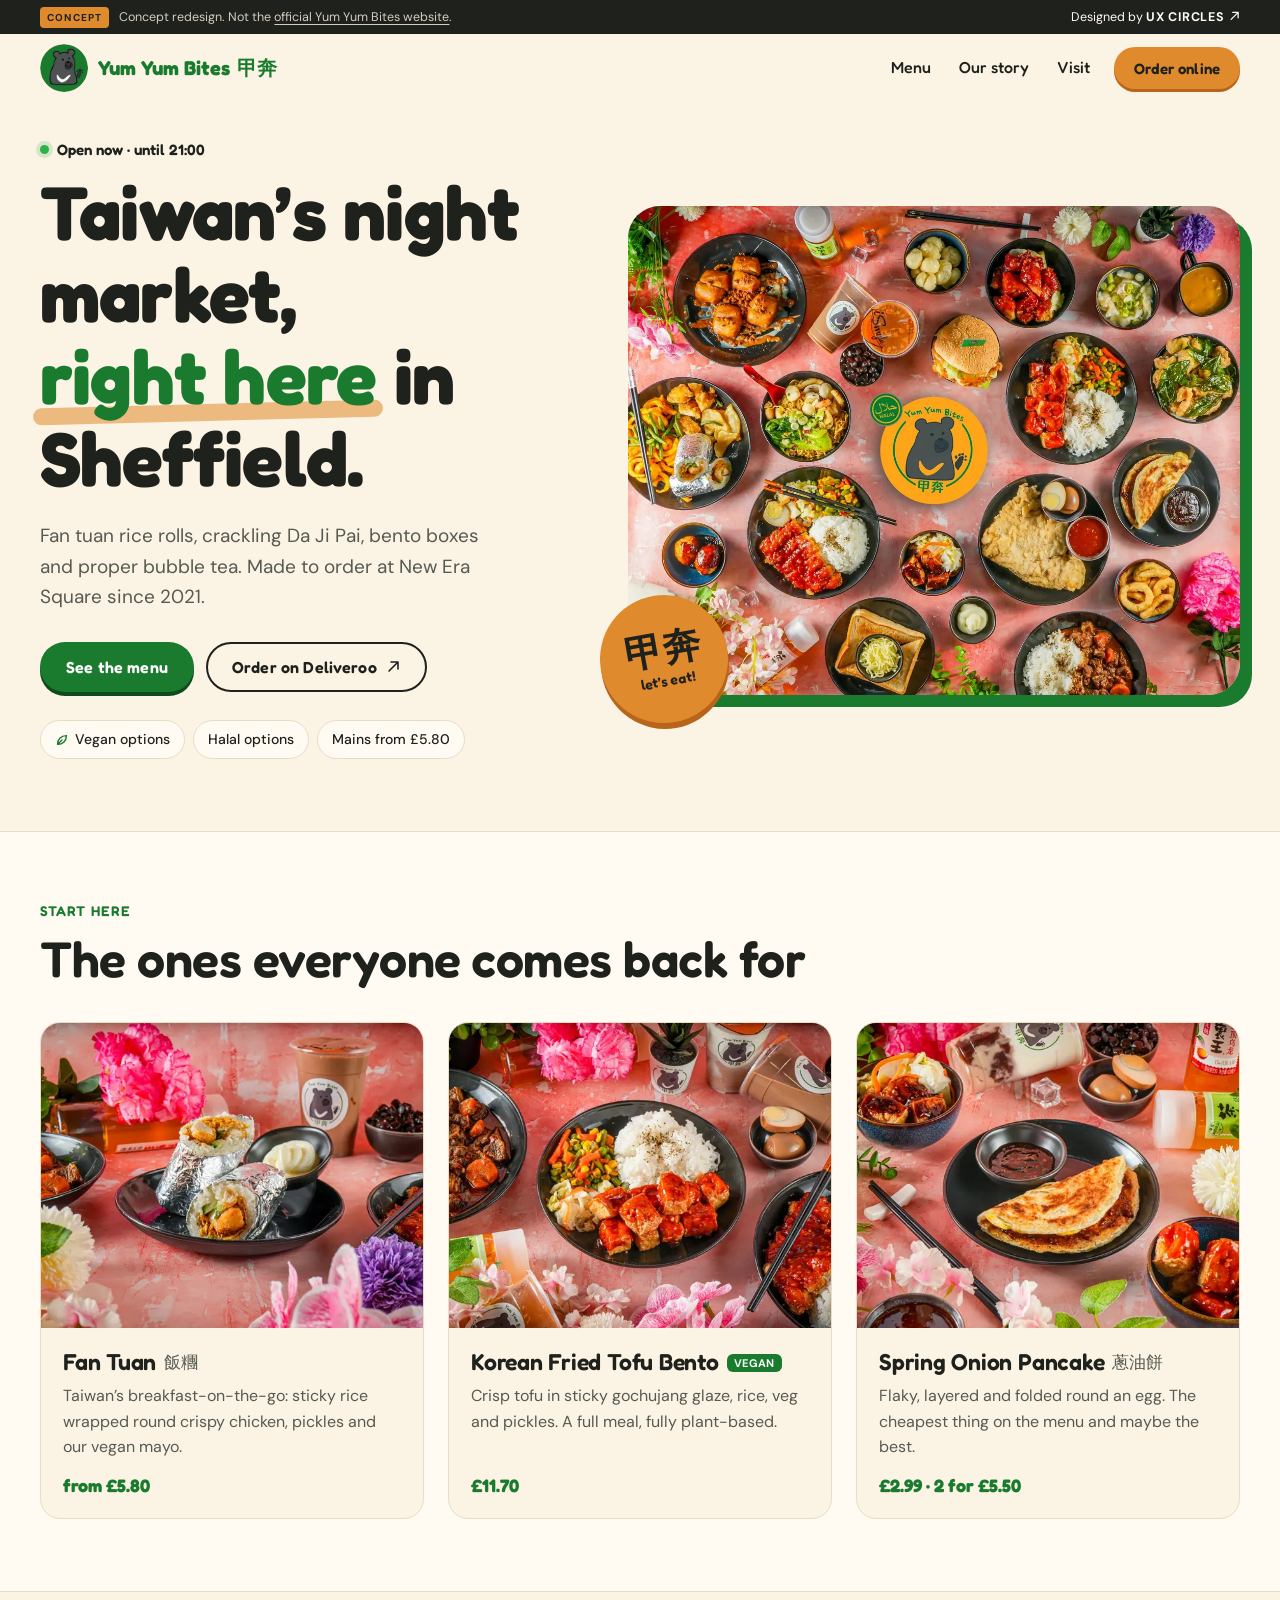
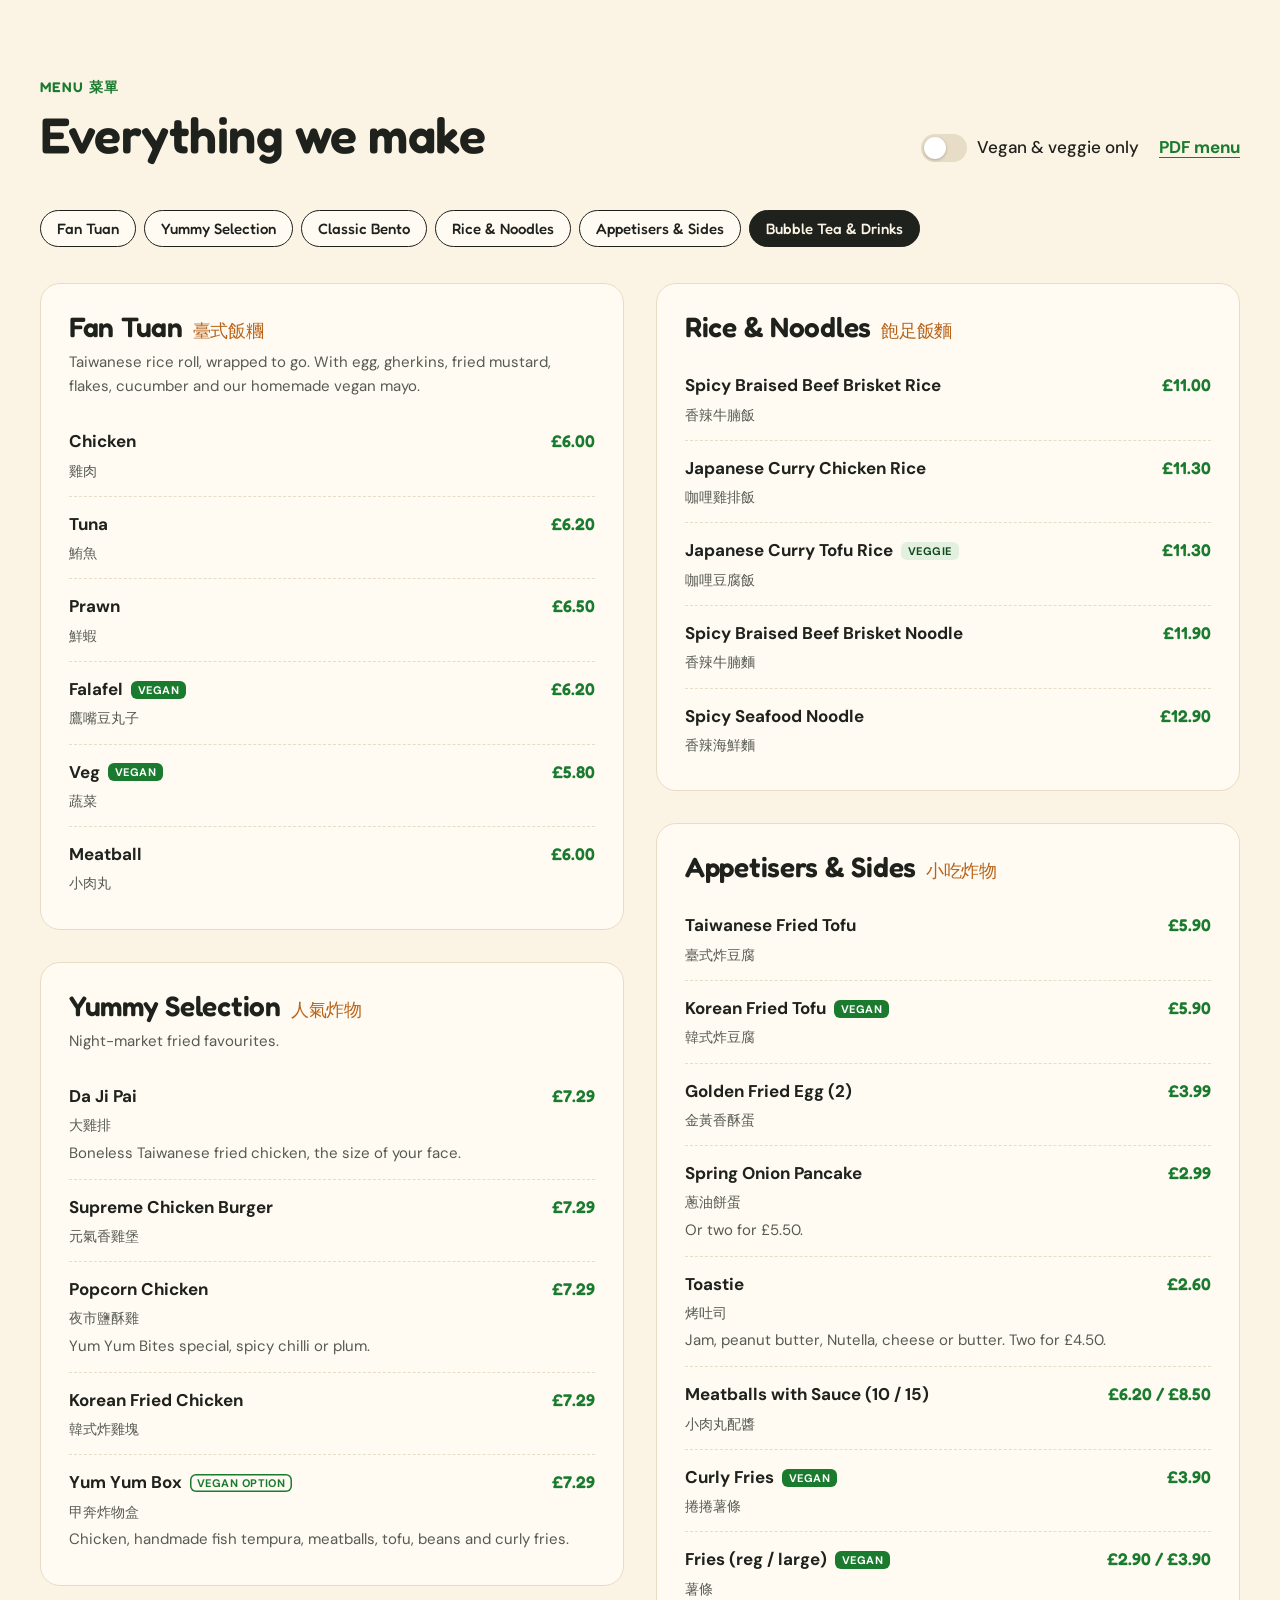
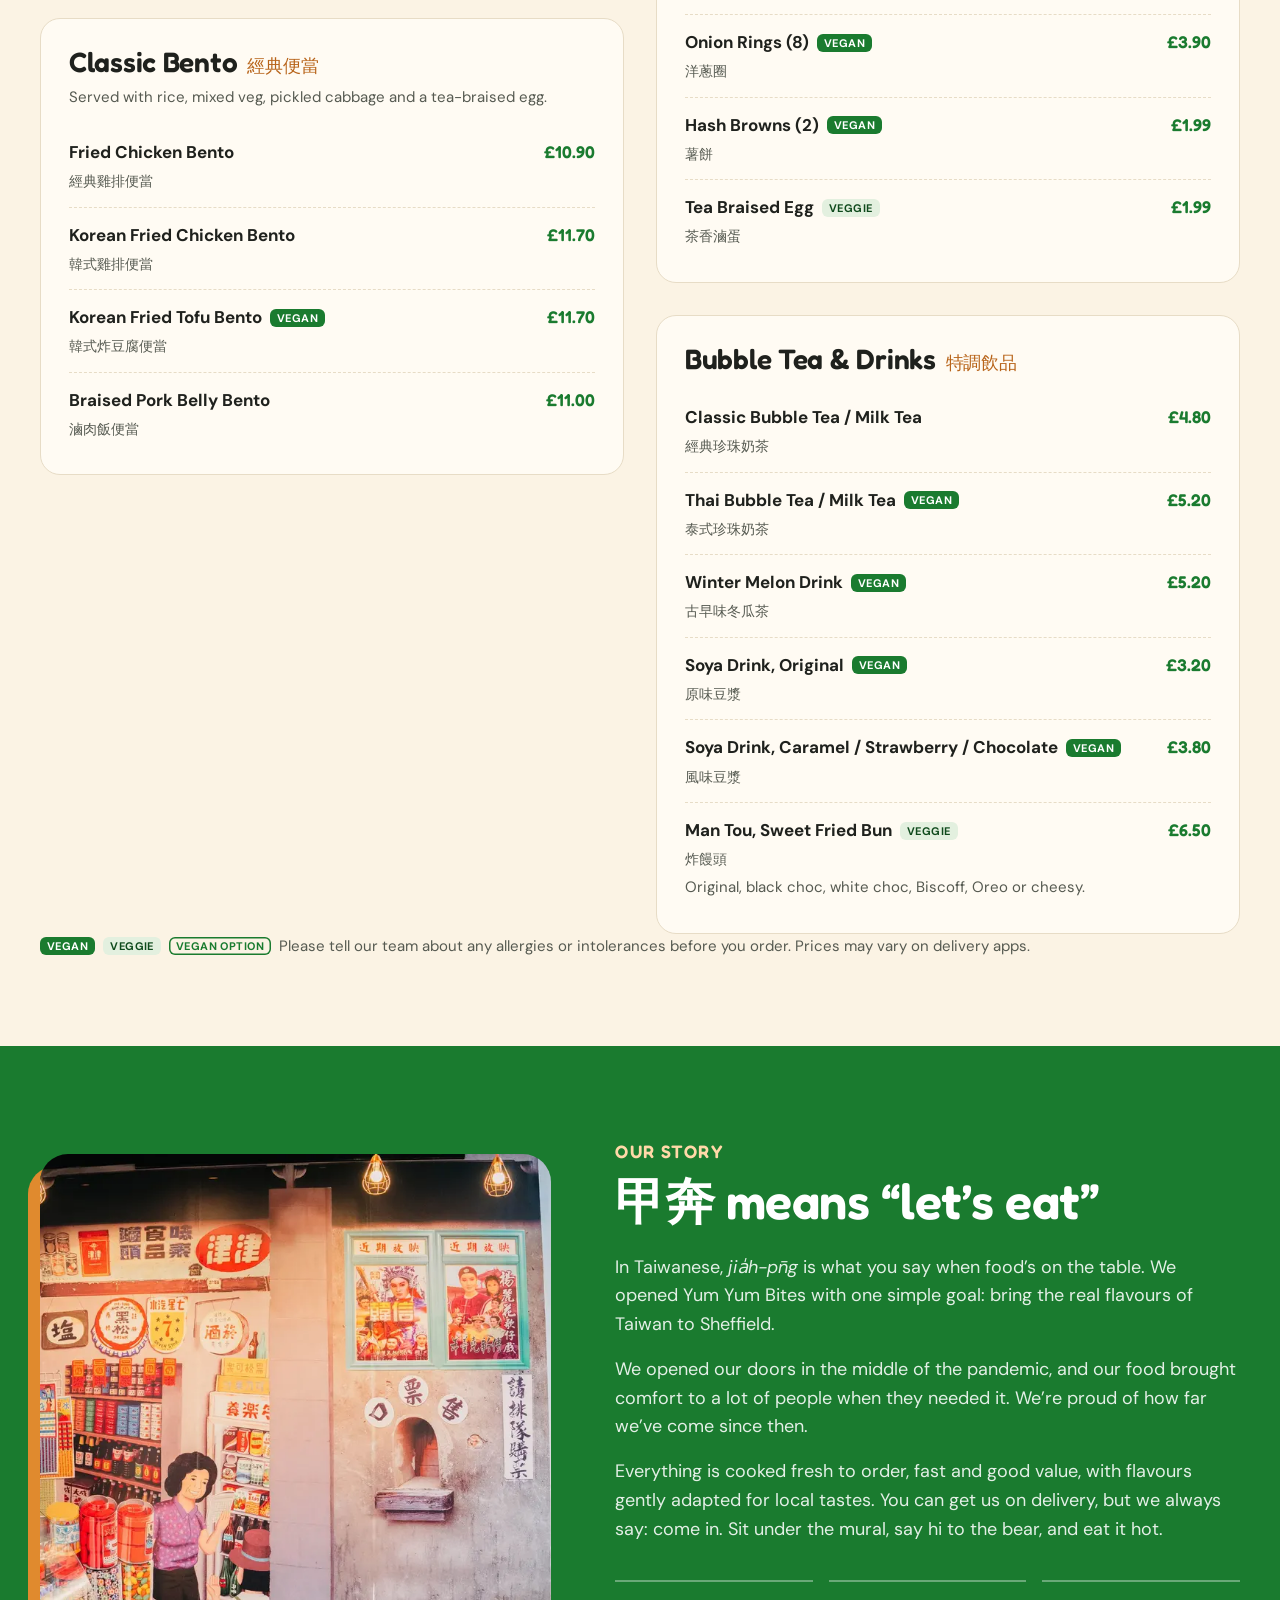
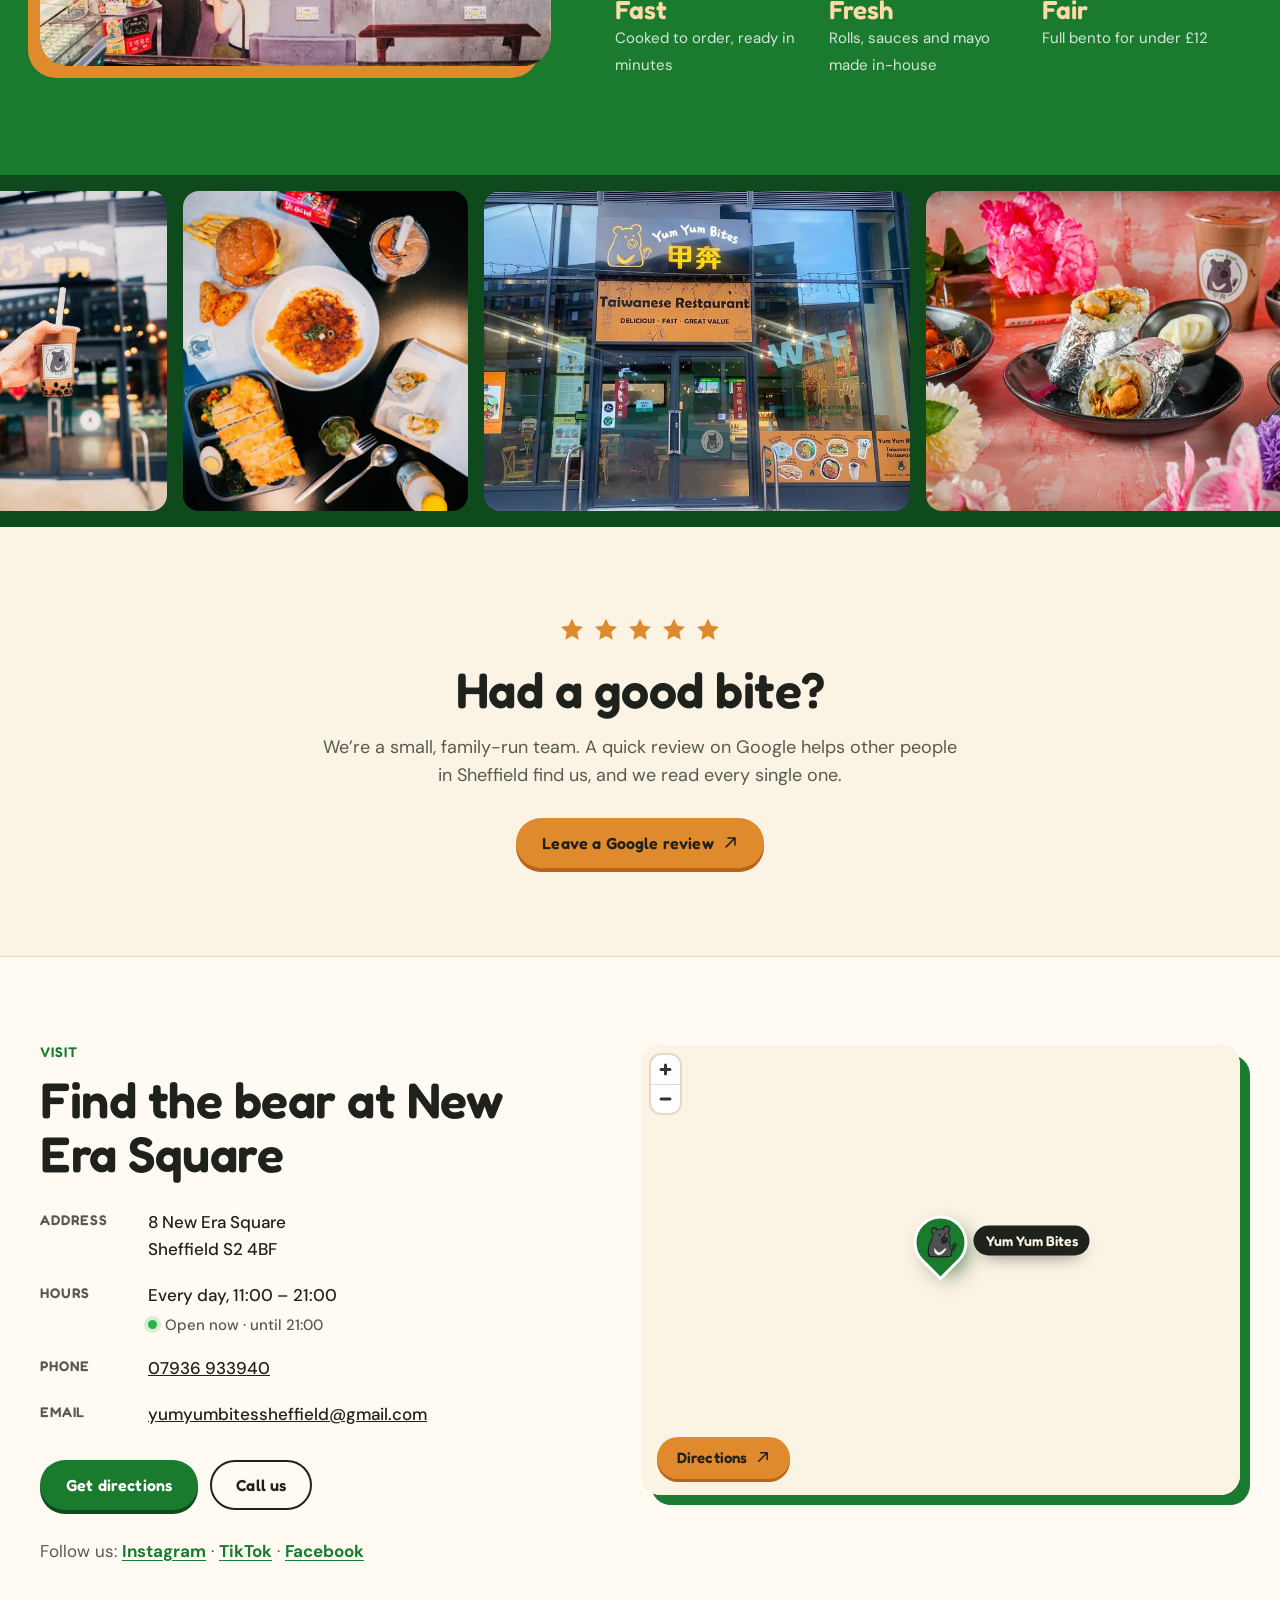
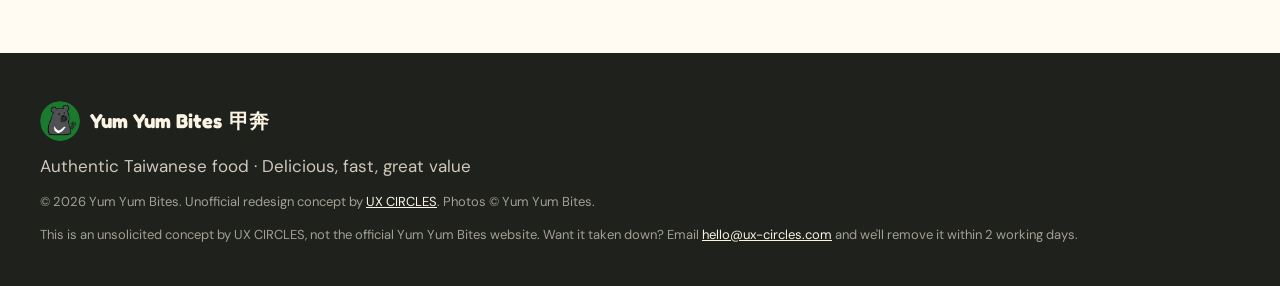
<file: index.html>
<!doctype html>
<html lang="en-GB" class="no-js">
<head>
  <meta charset="utf-8">
  <meta name="viewport" content="width=device-width, initial-scale=1">
  <title>Yum Yum Bites 甲奔 · Taiwanese Street Food, Sheffield</title>
  <meta name="description" content="Fan tuan rice rolls, Da Ji Pai fried chicken, bento and bubble tea at New Era Square, Sheffield. Vegan options, open every day.">
  <meta name="robots" content="noindex, nofollow">
  <meta name="theme-color" content="#1A7B2F">
  <link rel="canonical" href="https://uxcircles.github.io/yumyumbites/">
  <link rel="icon" type="image/png" sizes="32x32" href="favicon-32.png">
  <link rel="apple-touch-icon" href="apple-touch-icon.png">
  <link rel="preload" as="image" href="assets/img/hero-1200.webp" imagesrcset="assets/img/hero-1200.webp 1200w, assets/img/hero-2000.webp 2000w" imagesizes="(min-width: 960px) 58vw, 100vw" fetchpriority="high">

  <meta property="og:type" content="restaurant">
  <meta property="og:site_name" content="Yum Yum Bites">
  <meta property="og:title" content="Yum Yum Bites 甲奔 · Taiwanese street food in Sheffield">
  <meta property="og:description" content="Fan tuan, Da Ji Pai, bento and bubble tea at New Era Square. Open every day.">
  <meta property="og:url" content="https://uxcircles.github.io/yumyumbites/">
  <meta property="og:image" content="https://uxcircles.github.io/yumyumbites/assets/img/og.jpg">
  <meta property="og:image:width" content="1200">
  <meta property="og:image:height" content="630">
  <meta name="twitter:card" content="summary_large_image">

  <link rel="preconnect" href="https://fonts.googleapis.com">
  <link rel="preconnect" href="https://fonts.gstatic.com" crossorigin>
  <link href="https://fonts.googleapis.com/css2?family=Fredoka:wght@500;600;700&family=DM+Sans:opsz,wght@9..40,400;9..40,500;9..40,700&display=swap" rel="stylesheet">
  <link rel="stylesheet" href="styles.css?v=2">

  <script type="application/ld+json">
  {
    "@context": "https://schema.org",
    "@type": "Restaurant",
    "name": "Yum Yum Bites",
    "alternateName": "甲奔",
    "servesCuisine": ["Taiwanese"],
    "address": {
      "@type": "PostalAddress",
      "streetAddress": "8 New Era Square",
      "addressLocality": "Sheffield",
      "postalCode": "S2 4BF",
      "addressCountry": "GB"
    },
    "geo": { "@type": "GeoCoordinates", "latitude": 53.3722, "longitude": -1.4737 },
    "telephone": "+447936933940",
    "email": "yumyumbitessheffield@gmail.com",
    "url": "https://uxcircles.github.io/yumyumbites/",
    "image": "https://uxcircles.github.io/yumyumbites/assets/img/og.jpg",
    "logo": "https://uxcircles.github.io/yumyumbites/assets/img/icon-512.png",
    "priceRange": "£",
    "menu": "https://uxcircles.github.io/yumyumbites/#menu",
    "openingHoursSpecification": [{
      "@type": "OpeningHoursSpecification",
      "dayOfWeek": ["Monday","Tuesday","Wednesday","Thursday","Friday","Saturday","Sunday"],
      "opens": "11:00",
      "closes": "21:00"
    }],
    "sameAs": [
      "https://www.facebook.com/YumYumBitesUK",
      "https://www.instagram.com/yumyumBitesUK",
      "https://www.tiktok.com/@yumyumbitessheffield"
    ]
  }
  </script>
  <script>document.documentElement.classList.replace('no-js', 'js')</script>
</head>
<body id="top">
  <svg width="0" height="0" style="position:absolute" aria-hidden="true">
    <symbol id="i-ext" viewBox="0 0 16 16"><path d="M6 3h7v7M13 3 4 12" fill="none" stroke="currentColor" stroke-width="1.6" stroke-linecap="round" stroke-linejoin="round"/></symbol>
    <symbol id="i-pin" viewBox="0 0 24 24"><path d="M12 21s-7-6.2-7-11.5A7 7 0 0 1 19 9.5C19 14.8 12 21 12 21Z M12 12a2.5 2.5 0 1 0 0-5 2.5 2.5 0 0 0 0 5Z" fill="none" stroke="currentColor" stroke-width="1.8" stroke-linejoin="round"/></symbol>
    <symbol id="i-phone" viewBox="0 0 24 24"><path d="M5 4h4l2 5-2.5 1.5a11 11 0 0 0 5 5L15 13l5 2v4a2 2 0 0 1-2 2A16 16 0 0 1 3 6a2 2 0 0 1 2-2Z" fill="none" stroke="currentColor" stroke-width="1.8" stroke-linejoin="round"/></symbol>
    <symbol id="i-bag" viewBox="0 0 24 24"><path d="M5 8h14l-1 12H6L5 8Z M9 8V6a3 3 0 0 1 6 0v2" fill="none" stroke="currentColor" stroke-width="1.8" stroke-linejoin="round"/></symbol>
    <symbol id="i-leaf" viewBox="0 0 16 16"><path d="M3 13C3 7 7 3 13 3c0 6-4 10-10 10Zm0 0 5-5" fill="none" stroke="currentColor" stroke-width="1.6" stroke-linecap="round"/></symbol>
    <symbol id="i-star" viewBox="0 0 24 24"><path d="m12 3 2.7 5.6 6.1.8-4.5 4.2 1.1 6.1L12 16.8l-5.4 2.9 1.1-6.1-4.5-4.2 6.1-.8Z" fill="currentColor"/></symbol>
  </svg>

  <a class="skip" href="#main">Skip to content</a>

  <header class="site-header" data-header>
    <div class="concept-bar" role="note">
      <div class="wrap concept-inner">
        <p><span class="concept-tag">Concept</span><span class="concept-long">Concept redesign. Not the <a href="https://yumyumbites.co.uk/" target="_blank" rel="noopener">official Yum Yum Bites website</a>.</span></p>
        <a href="https://ux-circles.com/restaurants" target="_blank" rel="noopener"><span class="concept-by">Designed by </span><strong>UX CIRCLES</strong> <svg class="icon" aria-hidden="true"><use href="#i-ext"/></svg></a>
      </div>
    </div>
    <div class="wrap header-inner">
      <a class="brand" href="#top" aria-label="Yum Yum Bites home">
        <img src="assets/img/logo.webp" alt="" width="48" height="48">
        <span class="brand-word">Yum Yum Bites <span lang="zh-Hant">甲奔</span></span>
      </a>
      <nav class="nav" aria-label="Main">
        <a href="#menu">Menu</a>
        <a href="#story">Our story</a>
        <a href="#visit">Visit</a>
      </nav>
      <a class="btn btn-sm btn-orange header-cta" href="https://deliveroo.co.uk/menu/sheffield/london-road/yum-yum-bites" target="_blank" rel="noopener">Order online</a>
    </div>
  </header>

  <main id="main">
    <section class="hero">
      <div class="wrap hero-inner">
        <div class="hero-copy">
          <p class="eyebrow"><span class="status" data-status>Open daily 11:00–21:00</span></p>
          <h1>Taiwan’s night market, <em>right here</em> in Sheffield.</h1>
          <p class="lede">Fan tuan rice rolls, crackling Da Ji Pai, bento boxes and proper bubble tea. Made to order at New Era Square since 2021.</p>
          <div class="hero-actions">
            <a class="btn btn-green" href="#menu">See the menu</a>
            <a class="btn btn-ghost" href="https://deliveroo.co.uk/menu/sheffield/london-road/yum-yum-bites" target="_blank" rel="noopener">Order on Deliveroo <svg class="icon" aria-hidden="true"><use href="#i-ext"/></svg></a>
          </div>
          <ul class="chips" aria-label="Good to know">
            <li><svg class="icon" aria-hidden="true"><use href="#i-leaf"/></svg> Vegan options</li>
            <li>Halal options</li>
            <li>Mains from £5.80</li>
          </ul>
        </div>
        <figure class="hero-media">
          <img src="assets/img/hero-1200.webp" srcset="assets/img/hero-1200.webp 1200w, assets/img/hero-2000.webp 2000w" sizes="(min-width: 960px) 58vw, 100vw" width="1600" height="1280" alt="A table spread with bento boxes, popcorn chicken, fried tofu, rice rolls and bubble tea around the Yum Yum Bites bear logo">
          <span class="sticker" aria-hidden="true">甲奔<small>let’s eat!</small></span>
        </figure>
      </div>
    </section>

    <section class="favs" aria-labelledby="favs-title">
      <div class="wrap">
        <div class="section-head">
          <p class="eyebrow">Start here</p>
          <h2 id="favs-title">The ones everyone comes back for</h2>
        </div>
        <ul class="fav-grid">
          <li class="fav">
            <img src="assets/img/fan-tuan-600.webp" srcset="assets/img/fan-tuan-600.webp 600w, assets/img/fan-tuan-1000.webp 1000w" sizes="(min-width: 960px) 30vw, (min-width: 600px) 45vw, 90vw" width="1000" height="800" alt="Chicken fan tuan rice roll in foil, cut open, with a pot of mayo" loading="lazy">
            <div class="fav-body">
              <h3>Fan Tuan <span lang="zh-Hant">飯糰</span></h3>
              <p>Taiwan’s breakfast-on-the-go: sticky rice wrapped round crispy chicken, pickles and our vegan mayo.</p>
              <p class="price">from £5.80</p>
            </div>
          </li>
          <li class="fav">
            <img src="assets/img/tofu-bento-600.webp" srcset="assets/img/tofu-bento-600.webp 600w, assets/img/tofu-bento-1000.webp 1000w" sizes="(min-width: 960px) 30vw, (min-width: 600px) 45vw, 90vw" width="1000" height="800" alt="Korean fried tofu bento with rice, mixed vegetables and pickles" loading="lazy">
            <div class="fav-body">
              <h3>Korean Fried Tofu Bento <span class="diet diet-vg" title="Vegan">Vegan</span></h3>
              <p>Crisp tofu in sticky gochujang glaze, rice, veg and pickles. A full meal, fully plant-based.</p>
              <p class="price">£11.70</p>
            </div>
          </li>
          <li class="fav">
            <img src="assets/img/pancake-600.webp" srcset="assets/img/pancake-600.webp 600w, assets/img/pancake-1000.webp 1000w" sizes="(min-width: 960px) 30vw, (min-width: 600px) 45vw, 90vw" width="1000" height="800" alt="Folded spring onion pancake with egg and a dipping sauce" loading="lazy">
            <div class="fav-body">
              <h3>Spring Onion Pancake <span lang="zh-Hant">蔥油餅</span></h3>
              <p>Flaky, layered and folded round an egg. The cheapest thing on the menu and maybe the best.</p>
              <p class="price">£2.99 · 2 for £5.50</p>
            </div>
          </li>
        </ul>
      </div>
    </section>

    <section class="menu" id="menu" aria-labelledby="menu-title">
      <div class="wrap">
        <div class="section-head menu-head">
          <div>
            <p class="eyebrow">Menu <span lang="zh-Hant">菜單</span></p>
            <h2 id="menu-title">Everything we make</h2>
          </div>
          <div class="menu-tools">
            <label class="toggle"><input type="checkbox" data-vegan-filter> <span>Vegan &amp; veggie only</span></label>
            <a class="link" href="assets/menus/menu-mains.pdf" target="_blank" rel="noopener">PDF menu</a>
          </div>
        </div>
        <nav class="menu-tabs" aria-label="Menu sections" data-menu-tabs>
          <a href="#m-fan-tuan" aria-current="true">Fan Tuan</a>
          <a href="#m-fried">Yummy Selection</a>
          <a href="#m-bento">Classic Bento</a>
          <a href="#m-rice-noodle">Rice &amp; Noodles</a>
          <a href="#m-snacks">Appetisers &amp; Sides</a>
          <a href="#m-drinks">Bubble Tea &amp; Drinks</a>
        </nav>
        <div class="menu-sections">
          <section class="menu-sec" id="m-fan-tuan" aria-labelledby="m-fan-tuan-h">
            <h3 id="m-fan-tuan-h">Fan Tuan <span class="zh" lang="zh-Hant">臺式飯糰</span></h3>
            <p class="menu-sec-note">Taiwanese rice roll, wrapped to go. With egg, gherkins, fried mustard, flakes, cucumber and our homemade vegan mayo.</p>
            <ul class="dishes">
              <li class="dish" data-diet="">
                <div class="dish-name"><span class="en">Chicken</span><span class="zh" lang="zh-Hant">雞肉</span></div>
                <span class="dish-price">£6.00</span>
              </li>
              <li class="dish" data-diet="">
                <div class="dish-name"><span class="en">Tuna</span><span class="zh" lang="zh-Hant">鮪魚</span></div>
                <span class="dish-price">£6.20</span>
              </li>
              <li class="dish" data-diet="">
                <div class="dish-name"><span class="en">Prawn</span><span class="zh" lang="zh-Hant">鮮蝦</span></div>
                <span class="dish-price">£6.50</span>
              </li>
              <li class="dish" data-diet="vg">
                <div class="dish-name"><span class="en">Falafel</span> <span class="diet diet-vg">Vegan</span><span class="zh" lang="zh-Hant">鷹嘴豆丸子</span></div>
                <span class="dish-price">£6.20</span>
              </li>
              <li class="dish" data-diet="vg">
                <div class="dish-name"><span class="en">Veg</span> <span class="diet diet-vg">Vegan</span><span class="zh" lang="zh-Hant">蔬菜</span></div>
                <span class="dish-price">£5.80</span>
              </li>
              <li class="dish" data-diet="">
                <div class="dish-name"><span class="en">Meatball</span><span class="zh" lang="zh-Hant">小肉丸</span></div>
                <span class="dish-price">£6.00</span>
              </li>
            </ul>
          </section>
          <section class="menu-sec" id="m-fried" aria-labelledby="m-fried-h">
            <h3 id="m-fried-h">Yummy Selection <span class="zh" lang="zh-Hant">人氣炸物</span></h3>
            <p class="menu-sec-note">Night-market fried favourites.</p>
            <ul class="dishes">
              <li class="dish" data-diet="">
                <div class="dish-name"><span class="en">Da Ji Pai</span><span class="zh" lang="zh-Hant">大雞排</span></div>
                <span class="dish-price">£7.29</span>
                <p class="dish-desc">Boneless Taiwanese fried chicken, the size of your face.</p>
              </li>
              <li class="dish" data-diet="">
                <div class="dish-name"><span class="en">Supreme Chicken Burger</span><span class="zh" lang="zh-Hant">元氣香雞堡</span></div>
                <span class="dish-price">£7.29</span>
              </li>
              <li class="dish" data-diet="">
                <div class="dish-name"><span class="en">Popcorn Chicken</span><span class="zh" lang="zh-Hant">夜市鹽酥雞</span></div>
                <span class="dish-price">£7.29</span>
                <p class="dish-desc">Yum Yum Bites special, spicy chilli or plum.</p>
              </li>
              <li class="dish" data-diet="">
                <div class="dish-name"><span class="en">Korean Fried Chicken</span><span class="zh" lang="zh-Hant">韓式炸雞塊</span></div>
                <span class="dish-price">£7.29</span>
              </li>
              <li class="dish" data-diet="vgo">
                <div class="dish-name"><span class="en">Yum Yum Box</span> <span class="diet diet-vgo">Vegan option</span><span class="zh" lang="zh-Hant">甲奔炸物盒</span></div>
                <span class="dish-price">£7.29</span>
                <p class="dish-desc">Chicken, handmade fish tempura, meatballs, tofu, beans and curly fries.</p>
              </li>
            </ul>
          </section>
          <section class="menu-sec" id="m-bento" aria-labelledby="m-bento-h">
            <h3 id="m-bento-h">Classic Bento <span class="zh" lang="zh-Hant">經典便當</span></h3>
            <p class="menu-sec-note">Served with rice, mixed veg, pickled cabbage and a tea-braised egg.</p>
            <ul class="dishes">
              <li class="dish" data-diet="">
                <div class="dish-name"><span class="en">Fried Chicken Bento</span><span class="zh" lang="zh-Hant">經典雞排便當</span></div>
                <span class="dish-price">£10.90</span>
              </li>
              <li class="dish" data-diet="">
                <div class="dish-name"><span class="en">Korean Fried Chicken Bento</span><span class="zh" lang="zh-Hant">韓式雞排便當</span></div>
                <span class="dish-price">£11.70</span>
              </li>
              <li class="dish" data-diet="vg">
                <div class="dish-name"><span class="en">Korean Fried Tofu Bento</span> <span class="diet diet-vg">Vegan</span><span class="zh" lang="zh-Hant">韓式炸豆腐便當</span></div>
                <span class="dish-price">£11.70</span>
              </li>
              <li class="dish" data-diet="">
                <div class="dish-name"><span class="en">Braised Pork Belly Bento</span><span class="zh" lang="zh-Hant">滷肉飯便當</span></div>
                <span class="dish-price">£11.00</span>
              </li>
            </ul>
          </section>
          <section class="menu-sec" id="m-rice-noodle" aria-labelledby="m-rice-noodle-h">
            <h3 id="m-rice-noodle-h">Rice &amp; Noodles <span class="zh" lang="zh-Hant">飽足飯麵</span></h3>
            <ul class="dishes">
              <li class="dish" data-diet="">
                <div class="dish-name"><span class="en">Spicy Braised Beef Brisket Rice</span><span class="zh" lang="zh-Hant">香辣牛腩飯</span></div>
                <span class="dish-price">£11.00</span>
              </li>
              <li class="dish" data-diet="">
                <div class="dish-name"><span class="en">Japanese Curry Chicken Rice</span><span class="zh" lang="zh-Hant">咖哩雞排飯</span></div>
                <span class="dish-price">£11.30</span>
              </li>
              <li class="dish" data-diet="v">
                <div class="dish-name"><span class="en">Japanese Curry Tofu Rice</span> <span class="diet diet-v">Veggie</span><span class="zh" lang="zh-Hant">咖哩豆腐飯</span></div>
                <span class="dish-price">£11.30</span>
              </li>
              <li class="dish" data-diet="">
                <div class="dish-name"><span class="en">Spicy Braised Beef Brisket Noodle</span><span class="zh" lang="zh-Hant">香辣牛腩麵</span></div>
                <span class="dish-price">£11.90</span>
              </li>
              <li class="dish" data-diet="">
                <div class="dish-name"><span class="en">Spicy Seafood Noodle</span><span class="zh" lang="zh-Hant">香辣海鮮麵</span></div>
                <span class="dish-price">£12.90</span>
              </li>
            </ul>
          </section>
          <section class="menu-sec" id="m-snacks" aria-labelledby="m-snacks-h">
            <h3 id="m-snacks-h">Appetisers &amp; Sides <span class="zh" lang="zh-Hant">小吃炸物</span></h3>
            <ul class="dishes">
              <li class="dish" data-diet="">
                <div class="dish-name"><span class="en">Taiwanese Fried Tofu</span><span class="zh" lang="zh-Hant">臺式炸豆腐</span></div>
                <span class="dish-price">£5.90</span>
              </li>
              <li class="dish" data-diet="vg">
                <div class="dish-name"><span class="en">Korean Fried Tofu</span> <span class="diet diet-vg">Vegan</span><span class="zh" lang="zh-Hant">韓式炸豆腐</span></div>
                <span class="dish-price">£5.90</span>
              </li>
              <li class="dish" data-diet="">
                <div class="dish-name"><span class="en">Golden Fried Egg (2)</span><span class="zh" lang="zh-Hant">金黃香酥蛋</span></div>
                <span class="dish-price">£3.99</span>
              </li>
              <li class="dish" data-diet="">
                <div class="dish-name"><span class="en">Spring Onion Pancake</span><span class="zh" lang="zh-Hant">蔥油餅蛋</span></div>
                <span class="dish-price">£2.99</span>
                <p class="dish-desc">Or two for £5.50.</p>
              </li>
              <li class="dish" data-diet="">
                <div class="dish-name"><span class="en">Toastie</span><span class="zh" lang="zh-Hant">烤吐司</span></div>
                <span class="dish-price">£2.60</span>
                <p class="dish-desc">Jam, peanut butter, Nutella, cheese or butter. Two for £4.50.</p>
              </li>
              <li class="dish" data-diet="">
                <div class="dish-name"><span class="en">Meatballs with Sauce (10 / 15)</span><span class="zh" lang="zh-Hant">小肉丸配醬</span></div>
                <span class="dish-price">£6.20 / £8.50</span>
              </li>
              <li class="dish" data-diet="vg">
                <div class="dish-name"><span class="en">Curly Fries</span> <span class="diet diet-vg">Vegan</span><span class="zh" lang="zh-Hant">捲捲薯條</span></div>
                <span class="dish-price">£3.90</span>
              </li>
              <li class="dish" data-diet="vg">
                <div class="dish-name"><span class="en">Fries (reg / large)</span> <span class="diet diet-vg">Vegan</span><span class="zh" lang="zh-Hant">薯條</span></div>
                <span class="dish-price">£2.90 / £3.90</span>
              </li>
              <li class="dish" data-diet="vg">
                <div class="dish-name"><span class="en">Onion Rings (8)</span> <span class="diet diet-vg">Vegan</span><span class="zh" lang="zh-Hant">洋蔥圈</span></div>
                <span class="dish-price">£3.90</span>
              </li>
              <li class="dish" data-diet="vg">
                <div class="dish-name"><span class="en">Hash Browns (2)</span> <span class="diet diet-vg">Vegan</span><span class="zh" lang="zh-Hant">薯餅</span></div>
                <span class="dish-price">£1.99</span>
              </li>
              <li class="dish" data-diet="v">
                <div class="dish-name"><span class="en">Tea Braised Egg</span> <span class="diet diet-v">Veggie</span><span class="zh" lang="zh-Hant">茶香滷蛋</span></div>
                <span class="dish-price">£1.99</span>
              </li>
            </ul>
          </section>
          <section class="menu-sec" id="m-drinks" aria-labelledby="m-drinks-h">
            <h3 id="m-drinks-h">Bubble Tea &amp; Drinks <span class="zh" lang="zh-Hant">特調飲品</span></h3>
            <ul class="dishes">
              <li class="dish" data-diet="">
                <div class="dish-name"><span class="en">Classic Bubble Tea / Milk Tea</span><span class="zh" lang="zh-Hant">經典珍珠奶茶</span></div>
                <span class="dish-price">£4.80</span>
              </li>
              <li class="dish" data-diet="vg">
                <div class="dish-name"><span class="en">Thai Bubble Tea / Milk Tea</span> <span class="diet diet-vg">Vegan</span><span class="zh" lang="zh-Hant">泰式珍珠奶茶</span></div>
                <span class="dish-price">£5.20</span>
              </li>
              <li class="dish" data-diet="vg">
                <div class="dish-name"><span class="en">Winter Melon Drink</span> <span class="diet diet-vg">Vegan</span><span class="zh" lang="zh-Hant">古早味冬瓜茶</span></div>
                <span class="dish-price">£5.20</span>
              </li>
              <li class="dish" data-diet="vg">
                <div class="dish-name"><span class="en">Soya Drink, Original</span> <span class="diet diet-vg">Vegan</span><span class="zh" lang="zh-Hant">原味豆漿</span></div>
                <span class="dish-price">£3.20</span>
              </li>
              <li class="dish" data-diet="vg">
                <div class="dish-name"><span class="en">Soya Drink, Caramel / Strawberry / Chocolate</span> <span class="diet diet-vg">Vegan</span><span class="zh" lang="zh-Hant">風味豆漿</span></div>
                <span class="dish-price">£3.80</span>
              </li>
              <li class="dish" data-diet="v">
                <div class="dish-name"><span class="en">Man Tou, Sweet Fried Bun</span> <span class="diet diet-v">Veggie</span><span class="zh" lang="zh-Hant">炸饅頭</span></div>
                <span class="dish-price">£6.50</span>
                <p class="dish-desc">Original, black choc, white choc, Biscoff, Oreo or cheesy.</p>
              </li>
            </ul>
          </section>
        </div>
        <p class="menu-note"><span class="diet diet-vg">Vegan</span> <span class="diet diet-v">Veggie</span> <span class="diet diet-vgo">Vegan option</span> Please tell our team about any allergies or intolerances before you order. Prices may vary on delivery apps.</p>
      </div>
    </section>

    <section class="story" id="story" aria-labelledby="story-title">
      <div class="wrap story-inner">
        <figure class="story-media">
          <img src="assets/img/interior-700.webp" srcset="assets/img/interior-700.webp 700w, assets/img/interior-1200.webp 1200w" sizes="(min-width: 960px) 40vw, 100vw" width="1200" height="1190" alt="Inside Yum Yum Bites: a hand-painted mural of an old Taiwanese corner shop" loading="lazy">
        </figure>
        <div class="story-copy">
          <p class="eyebrow">Our story</p>
          <h2 id="story-title"><span lang="zh-Hant">甲奔</span> means “let’s eat”</h2>
          <p>In Taiwanese, <i>jia̍h-pn̄g</i> is what you say when food’s on the table. We opened Yum Yum Bites with one simple goal: bring the real flavours of Taiwan to Sheffield.</p>
          <p>We opened our doors in the middle of the pandemic, and our food brought comfort to a lot of people when they needed it. We’re proud of how far we’ve come since then.</p>
          <p>Everything is cooked fresh to order, fast and good value, with flavours gently adapted for local tastes. You can get us on delivery, but we always say: come in. Sit under the mural, say hi to the bear, and eat it hot.</p>
          <ul class="stats">
            <li><strong>Fast</strong><span>Cooked to order, ready in minutes</span></li>
            <li><strong>Fresh</strong><span>Rolls, sauces and mayo made in-house</span></li>
            <li><strong>Fair</strong><span>Full bento for under £12</span></li>
          </ul>
        </div>
      </div>
    </section>

    <section class="gallery" aria-label="Photos">
      <div class="gallery-track">
        <img src="assets/img/bubble-tea-600.webp" width="600" height="900" alt="A Yum Yum Bites bubble tea held up outside the shop" loading="lazy">
        <img src="assets/img/spread-burger-700.webp" width="700" height="788" alt="Fried chicken bento, chicken burger, spring onion pancake and fries from above" loading="lazy">
        <img src="assets/img/shopfront-700.webp" width="700" height="525" alt="The Yum Yum Bites shopfront at New Era Square" loading="lazy">
        <img src="assets/img/fan-tuan-600.webp" width="600" height="480" alt="Fan tuan rice rolls with bubble tea and flowers" loading="lazy">
      </div>
    </section>

    <section class="reviews" aria-labelledby="reviews-title">
      <div class="wrap reviews-inner">
        <div class="stars" aria-hidden="true"><svg><use href="#i-star"/></svg><svg><use href="#i-star"/></svg><svg><use href="#i-star"/></svg><svg><use href="#i-star"/></svg><svg><use href="#i-star"/></svg></div>
        <h2 id="reviews-title">Had a good bite?</h2>
        <p>We’re a small, family-run team. A quick review on Google helps other people in Sheffield find us, and we read every single one.</p>
        <a class="btn btn-orange" href="https://www.google.com/maps/search/?api=1&amp;query=Yum+Yum+Bites+8+New+Era+Square+Sheffield" target="_blank" rel="noopener">Leave a Google review <svg class="icon" aria-hidden="true"><use href="#i-ext"/></svg></a>
      </div>
    </section>

    <section class="visit" id="visit" aria-labelledby="visit-title">
      <div class="wrap visit-inner">
        <div class="visit-copy">
          <p class="eyebrow">Visit</p>
          <h2 id="visit-title">Find the bear at New Era Square</h2>
          <dl class="facts">
            <div><dt>Address</dt><dd>8 New Era Square<br>Sheffield S2 4BF</dd></div>
            <div><dt>Hours</dt><dd>Every day, 11:00 – 21:00<br><span class="status" data-status></span></dd></div>
            <div><dt>Phone</dt><dd><a href="tel:+447936933940">07936 933940</a></dd></div>
            <div><dt>Email</dt><dd><a href="mailto:yumyumbitessheffield@gmail.com">yumyumbitessheffield@gmail.com</a></dd></div>
          </dl>
          <div class="hero-actions">
            <a class="btn btn-green" href="https://www.google.com/maps/dir/?api=1&amp;destination=Yum+Yum+Bites+8+New+Era+Square+Sheffield+S2+4BF" target="_blank" rel="noopener">Get directions</a>
            <a class="btn btn-ghost" href="tel:+447936933940">Call us</a>
          </div>
          <p class="social">Follow us:
            <a href="https://www.instagram.com/yumyumBitesUK" target="_blank" rel="noopener">Instagram</a> ·
            <a href="https://www.tiktok.com/@yumyumbitessheffield" target="_blank" rel="noopener">TikTok</a> ·
            <a href="https://www.facebook.com/YumYumBitesUK" target="_blank" rel="noopener">Facebook</a>
          </p>
        </div>
        <div class="visit-map">
          <!-- MapLibre is bundled in assets/vendor; the map (assets/map.js) only loads when it scrolls near the viewport -->
          <div class="map-canvas" data-map data-lib="assets/vendor/maplibre/" data-src="assets/map.js" data-lat="53.3722" data-lng="-1.4737" role="img" aria-label="Map showing Yum Yum Bites at New Era Square, Sheffield"></div>
          <a class="btn btn-sm btn-orange map-link" href="https://www.google.com/maps/dir/?api=1&amp;destination=Yum+Yum+Bites+8+New+Era+Square+Sheffield+S2+4BF" target="_blank" rel="noopener">Directions <svg class="icon" aria-hidden="true"><use href="#i-ext"/></svg></a>
        </div>
      </div>
    </section>
  </main>

  <footer class="site-footer">
    <div class="wrap footer-inner">
      <div class="brand">
        <img src="assets/img/logo.webp" alt="" width="40" height="40" loading="lazy">
        <span class="brand-word">Yum Yum Bites <span lang="zh-Hant">甲奔</span></span>
      </div>
      <p>Authentic Taiwanese food · Delicious, fast, great value</p>
      <p class="small">© 2026 Yum Yum Bites. Unofficial redesign concept by <a href="https://ux-circles.com/restaurants" target="_blank" rel="noopener">UX CIRCLES</a>. Photos © Yum Yum Bites.</p>
      <p class="small" data-takedown>This is an unsolicited concept by UX CIRCLES, not the official Yum Yum Bites website. Want it taken down? Email <a href="mailto:hello@ux-circles.com">hello@ux-circles.com</a> and we'll remove it within 2 working days.</p>
    </div>
  </footer>

  <nav class="mobile-bar" aria-label="Quick actions">
    <a href="tel:+447936933940"><svg class="icon" aria-hidden="true"><use href="#i-phone"/></svg>Call</a>
    <a href="https://www.google.com/maps/dir/?api=1&amp;destination=Yum+Yum+Bites+8+New+Era+Square+Sheffield+S2+4BF" target="_blank" rel="noopener"><svg class="icon" aria-hidden="true"><use href="#i-pin"/></svg>Directions</a>
    <a class="mobile-bar-main" href="https://deliveroo.co.uk/menu/sheffield/london-road/yum-yum-bites" target="_blank" rel="noopener"><svg class="icon" aria-hidden="true"><use href="#i-bag"/></svg>Order online</a>
  </nav>

  <script src="main.js?v=2" defer></script>
</body>
</html>
</file>
<file: styles.css>
/* Yum Yum Bites 甲奔 — concept redesign */
:root {
  --green: #1A7B2F;
  --green-deep: #0F4A1C;
  --green-soft: #E3F0DF;
  --orange: #E08A2E;
  --orange-deep: #B8641A;
  --cream: #FBF3E4;
  --paper: #FFFBF3;
  --ink: #1F211D;
  --ink-2: #565A51;
  --line: #E7DCC6;
  --navy: #1C2B4A;
  --pink: #F3B6B0;

  --f-display: "Fredoka", "Arial Rounded MT Bold", system-ui, sans-serif;
  --f-body: "DM Sans", system-ui, -apple-system, "Segoe UI", sans-serif;
  --f-zh: "PingFang TC", "Noto Sans TC", "Microsoft JhengHei", sans-serif;

  --bar-h: 34px;
  --head-h: 68px;
  --radius: 20px;
  --wrap: 1200px;
}

*, *::before, *::after { box-sizing: border-box; }
html { scroll-behavior: smooth; scroll-padding-top: calc(var(--head-h) + 16px); -webkit-text-size-adjust: 100%; }
@media (prefers-reduced-motion: reduce) { html { scroll-behavior: auto; } }
body {
  margin: 0;
  background: var(--cream);
  color: var(--ink);
  font: 400 17px/1.6 var(--f-body);
  -webkit-font-smoothing: antialiased;
}
img { display: block; max-width: 100%; height: auto; }
a { color: inherit; }
h1, h2, h3 { font-family: var(--f-display); font-weight: 600; line-height: 1.08; margin: 0; letter-spacing: -.01em; }
p { margin: 0; }
[lang="zh-Hant"] { font-family: var(--f-zh); }
.wrap { width: min(var(--wrap), 100% - 32px); margin-inline: auto; }
.icon { width: 1em; height: 1em; flex-shrink: 0; vertical-align: -.12em; }
.skip { position: absolute; left: -999px; top: 8px; z-index: 100; background: var(--ink); color: #fff; padding: 8px 14px; border-radius: 8px; }
.skip:focus { left: 8px; }
:focus-visible { outline: 3px solid var(--orange); outline-offset: 3px; border-radius: 6px; }

/* ---------- Buttons ---------- */
.btn {
  display: inline-flex; align-items: center; justify-content: center; gap: 8px;
  min-height: 50px; padding: 0 24px; border-radius: 999px;
  font: 600 16px/1 var(--f-display); letter-spacing: .01em; text-decoration: none;
  border: 2px solid transparent; transition: transform .15s, background .15s, box-shadow .15s;
}
.btn:hover { transform: translateY(-2px); }
.btn:active { transform: translateY(0); }
.btn-green { background: var(--green); color: #fff; box-shadow: 0 4px 0 var(--green-deep); }
.btn-green:hover { background: #1e8a35; }
.btn-orange { background: var(--orange); color: var(--ink); box-shadow: 0 4px 0 var(--orange-deep); }
.btn-orange:hover { background: #ea9840; }
.btn-ghost { border-color: var(--ink); color: var(--ink); }
.btn-ghost:hover { background: var(--ink); color: var(--cream); }
.btn-sm { min-height: 42px; padding: 0 18px; font-size: 15px; box-shadow: 0 3px 0 var(--orange-deep); }
.link { font-weight: 700; color: var(--green); text-underline-offset: 4px; }

.eyebrow {
  font: 600 14px/1 var(--f-display); letter-spacing: .08em; text-transform: uppercase; color: var(--green);
  margin-bottom: 14px;
}

/* ---------- Concept bar ---------- */
.concept-bar { height: var(--bar-h); background: var(--ink); color: rgba(251, 243, 228, .82); font-size: 12.5px; }
.concept-inner { height: 100%; display: flex; align-items: center; justify-content: space-between; gap: 16px; }
.concept-inner p { display: flex; align-items: center; gap: 10px; min-width: 0; white-space: nowrap; overflow: hidden; text-overflow: ellipsis; }
.concept-tag {
  flex-shrink: 0; font-size: 10px; font-weight: 700; letter-spacing: .12em; text-transform: uppercase;
  color: var(--ink); background: var(--orange); padding: 3px 7px 2px; border-radius: 4px;
}
.concept-inner a { flex-shrink: 0; color: var(--paper); text-decoration: none; }
.concept-inner a strong { letter-spacing: .06em; }
.concept-inner a:hover { color: var(--orange); }
.concept-inner .concept-long a { flex-shrink: 1; color: inherit; text-decoration: underline; text-underline-offset: 3px; }
@media (max-width: 760px) { .concept-long { display: none; } }

/* ---------- Header ---------- */
.site-header { position: sticky; top: calc(-1 * var(--bar-h)); z-index: 50; background: rgba(251, 243, 228, .92); backdrop-filter: blur(10px); -webkit-backdrop-filter: blur(10px); transition: box-shadow .2s; }
.site-header.is-scrolled { box-shadow: 0 1px 0 var(--line), 0 8px 24px -16px rgba(0,0,0,.25); }
.header-inner { height: var(--head-h); display: flex; align-items: center; gap: 24px; }
.brand { display: flex; align-items: center; gap: 10px; text-decoration: none; margin-right: auto; }
.brand img { border-radius: 50%; }
.brand-word { font: 700 20px/1 var(--f-display); color: var(--green); white-space: nowrap; }
.brand-word [lang] { font-weight: 700; margin-left: 2px; }
.nav { display: flex; gap: 28px; }
.nav a { font: 500 16px/1 var(--f-display); text-decoration: none; padding: 8px 0; border-bottom: 2px solid transparent; }
.nav a:hover { border-color: var(--orange); }
@media (max-width: 760px) {
  .nav { display: none; }
  .header-cta { display: none; }
  .brand-word { font-size: 18px; }
}

/* ---------- Hero ---------- */
.hero { padding: 40px 0 72px; overflow: hidden; }
.hero-inner { display: grid; grid-template-columns: 1fr 1.15fr; gap: 56px; align-items: center; }
.hero h1 { isolation: isolate; font-size: clamp(42px, 6vw, 76px); font-weight: 700; color: var(--ink); }
.hero h1 em { font-style: normal; color: var(--green); position: relative; white-space: nowrap; }
.hero h1 em::after {
  content: ""; position: absolute; left: -2%; right: -2%; bottom: .02em; height: .22em; z-index: -1;
  background: var(--orange); opacity: .55; border-radius: 999px; transform: rotate(-1.5deg);
}
.lede { font-size: 19px; color: var(--ink-2); margin: 22px 0 30px; max-width: 34ch; }
.hero-actions { display: flex; flex-wrap: wrap; gap: 12px; }
.chips { list-style: none; padding: 0; margin: 28px 0 0; display: flex; flex-wrap: wrap; gap: 8px; }
.chips li {
  display: inline-flex; align-items: center; gap: 6px; padding: 7px 14px; border-radius: 999px;
  background: var(--paper); border: 1px solid var(--line); font-size: 14px; font-weight: 500;
}
.chips .icon { color: var(--green); }
.status { display: inline-flex; align-items: center; gap: 8px; text-transform: none; letter-spacing: 0; }
.status::before { content: ""; width: 9px; height: 9px; border-radius: 50%; background: var(--ink-2); }
.status.is-open::before { background: #2DB24A; box-shadow: 0 0 0 4px rgba(45, 178, 74, .18); }
.status.is-closed::before { background: #C9503C; }
.eyebrow .status { color: var(--ink); font-size: 15px; }

.hero-media { position: relative; margin: 0; }
.hero-media img {
  width: 100%; aspect-ratio: 5 / 4; object-fit: cover; border-radius: 32px;
  box-shadow: 12px 12px 0 var(--green);
}
.sticker {
  position: absolute; left: -28px; bottom: -28px; width: 128px; height: 128px; border-radius: 50%;
  display: grid; place-content: center; text-align: center;
  background: var(--orange); color: var(--ink); transform: rotate(-10deg);
  font: 700 38px/1 var(--f-zh); box-shadow: 0 6px 0 var(--orange-deep);
}
.sticker small { display: block; font: 600 14px/1 var(--f-display); margin-top: 6px; }
@media (max-width: 960px) {
  .hero { padding: 24px 0 56px; }
  .hero-inner { grid-template-columns: 1fr; gap: 40px; }
  .hero-media { order: -1; margin-right: 12px; }
  .sticker { left: auto; right: -8px; bottom: -24px; width: 104px; height: 104px; font-size: 30px; }
}

/* ---------- Sections ---------- */
section h2 { font-size: clamp(32px, 4.2vw, 50px); }
.section-head { margin-bottom: 36px; }

.favs { padding: 72px 0; background: var(--paper); border-block: 1px solid var(--line); }
.fav-grid { list-style: none; padding: 0; margin: 0; display: grid; grid-template-columns: repeat(3, 1fr); gap: 24px; }
.fav { background: var(--cream); border-radius: var(--radius); overflow: hidden; border: 1px solid var(--line); display: flex; flex-direction: column; }
.fav img { aspect-ratio: 5 / 4; object-fit: cover; width: 100%; }
.fav-body { padding: 22px 22px 24px; display: flex; flex-direction: column; gap: 8px; flex: 1; }
.fav h3 { font-size: 23px; display: flex; flex-wrap: wrap; align-items: center; gap: 8px; }
.fav h3 [lang] { font-size: 17px; color: var(--ink-2); font-weight: 500; }
.fav p { color: var(--ink-2); font-size: 16px; }
.fav .price { margin-top: auto; padding-top: 8px; color: var(--green); font: 700 18px/1 var(--f-display); }
@media (max-width: 960px) { .fav-grid { grid-template-columns: 1fr 1fr; } .fav:last-child { grid-column: 1 / -1; } .fav:last-child img { aspect-ratio: 2 / 1; } }
@media (max-width: 600px) { .fav-grid { grid-template-columns: 1fr; } .fav:last-child img { aspect-ratio: 5 / 4; } }

/* ---------- Menu ---------- */
.menu { padding: 88px 0; }
.menu-head { display: flex; justify-content: space-between; align-items: end; gap: 20px; flex-wrap: wrap; }
.menu-tools { display: flex; align-items: center; gap: 20px; flex-wrap: wrap; }
.toggle { display: inline-flex; align-items: center; gap: 10px; cursor: pointer; font-weight: 500; }
.toggle input { appearance: none; width: 46px; height: 28px; border-radius: 999px; background: var(--line); position: relative; cursor: pointer; transition: background .2s; margin: 0; }
.toggle input::after { content: ""; position: absolute; top: 3px; left: 3px; width: 22px; height: 22px; border-radius: 50%; background: #fff; box-shadow: 0 1px 3px rgba(0,0,0,.25); transition: transform .2s; }
.toggle input:checked { background: var(--green); }
.toggle input:checked::after { transform: translateX(18px); }

.menu-tabs {
  position: sticky; top: var(--head-h); z-index: 10; display: flex; gap: 8px; overflow-x: auto; scrollbar-width: none;
  padding: 12px 0; margin-bottom: 24px; background: var(--cream);
}
.menu-tabs::-webkit-scrollbar { display: none; }
.menu-tabs a {
  flex-shrink: 0; padding: 10px 16px; border-radius: 999px; text-decoration: none; white-space: nowrap;
  font: 500 15px/1 var(--f-display); border: 1.5px solid var(--ink); background: var(--paper);
}
.menu-tabs a:hover { background: var(--green-soft); }
.menu-tabs a[aria-current="true"] { background: var(--ink); color: var(--cream); }

.menu-sections { columns: 2; column-gap: 32px; }
.menu-sec { break-inside: avoid; background: var(--paper); border: 1px solid var(--line); border-radius: var(--radius); padding: 28px 28px 20px; margin-bottom: 32px; }
.menu-sec h3 { font-size: 28px; display: flex; align-items: baseline; gap: 10px; flex-wrap: wrap; }
.menu-sec h3 .zh { font-size: 18px; font-weight: 500; color: var(--orange-deep); }
.menu-sec-note { color: var(--ink-2); font-size: 15px; margin-top: 8px; }
.dishes { list-style: none; padding: 0; margin: 16px 0 0; }
.dish { display: grid; grid-template-columns: 1fr auto; column-gap: 16px; padding: 14px 0; border-top: 1px dashed var(--line); }
.dish:first-child { border-top: 0; }
.dish-name { display: flex; flex-wrap: wrap; align-items: center; gap: 4px 8px; font-weight: 700; }
.dish-name .zh { flex-basis: 100%; font-size: 14px; font-weight: 400; color: var(--ink-2); }
.dish-price { font: 600 17px/1.5 var(--f-display); color: var(--green); white-space: nowrap; }
.dish-desc { grid-column: 1 / -1; color: var(--ink-2); font-size: 15px; margin-top: 4px; }
.diet { display: inline-block; font: 700 11px/1 var(--f-body); letter-spacing: .04em; text-transform: uppercase; padding: 4px 7px 3px; border-radius: 6px; vertical-align: middle; }
.diet-vg { background: var(--green); color: #fff; }
.diet-v { background: var(--green-soft); color: var(--green-deep); }
.diet-vgo { background: transparent; color: var(--green); box-shadow: inset 0 0 0 1.5px var(--green); }
.menu-note { color: var(--ink-2); font-size: 15px; display: flex; flex-wrap: wrap; align-items: center; gap: 8px; }
.menu.is-veg .dish:not([data-diet]):not([data-diet^="v"]),
.menu.is-veg .dish[data-diet=""] { display: none; }
@media (max-width: 860px) { .menu-sections { columns: 1; } .menu-sec { padding: 22px 18px 14px; } }

/* ---------- Story ---------- */
.story { padding: 96px 0; background: var(--green); color: #fff; }
.story-inner { display: grid; grid-template-columns: .9fr 1.1fr; gap: 64px; align-items: center; }
.story-media { margin: 0; }
.story-media img { border-radius: 28px; aspect-ratio: 1; object-fit: cover; width: 100%; box-shadow: -12px 12px 0 var(--orange); }
.story .eyebrow { color: #FFD9A8; }
.story h2 { margin-bottom: 24px; }
.story p { font-size: 18px; color: rgba(255,255,255,.88); max-width: 56ch; }
.story p + p { margin-top: 16px; }
.stats { list-style: none; padding: 0; margin: 36px 0 0; display: grid; grid-template-columns: repeat(3, 1fr); gap: 16px; }
.stats li { border-top: 2px solid rgba(255,255,255,.35); padding-top: 14px; }
.stats strong { display: block; font: 600 26px/1.1 var(--f-display); color: #FFD9A8; }
.stats span { font-size: 15px; color: rgba(255,255,255,.82); }
@media (max-width: 860px) {
  .story { padding: 72px 0; }
  .story-inner { grid-template-columns: 1fr; gap: 40px; }
  .story-media { margin-left: 12px; }
  .stats { grid-template-columns: 1fr; }
}

/* ---------- Gallery ---------- */
.gallery { padding: 16px 0; background: var(--green-deep); overflow: hidden; }
.gallery-track { display: flex; gap: 16px; padding-inline: 16px; overflow-x: auto; scroll-snap-type: x mandatory; scrollbar-width: none; }
.gallery-track::-webkit-scrollbar { display: none; }
.gallery-track img { height: 320px; width: auto; flex-shrink: 0; border-radius: 16px; object-fit: cover; scroll-snap-align: center; }
@media (min-width: 1100px) { .gallery-track { justify-content: center; } }
@media (max-width: 600px) { .gallery-track img { height: 240px; } }

/* ---------- Reviews CTA ---------- */
.reviews { padding: 88px 0; text-align: center; }
.reviews-inner { max-width: 640px; }
.stars { display: inline-flex; gap: 4px; color: var(--orange); margin-bottom: 18px; }
.stars svg { width: 30px; height: 30px; }
.reviews p { color: var(--ink-2); font-size: 18px; margin: 16px auto 28px; }

/* ---------- Visit ---------- */
.visit { padding: 88px 0; background: var(--paper); border-top: 1px solid var(--line); }
.visit-inner { display: grid; grid-template-columns: 1fr 1.1fr; gap: 56px; align-items: start; }
.visit h2 { margin-bottom: 28px; }
.facts { margin: 0 0 32px; display: grid; gap: 18px; }
.facts div { display: grid; grid-template-columns: 96px 1fr; gap: 12px; }
.facts dt { font: 600 14px/1.6 var(--f-display); letter-spacing: .06em; text-transform: uppercase; color: var(--ink-2); }
.facts dd { margin: 0; font-weight: 500; overflow-wrap: anywhere; }
.facts .status { font-size: 15px; margin-top: 4px; color: var(--ink-2); }
.social { margin-top: 28px; color: var(--ink-2); }
.social a { font-weight: 700; color: var(--green); text-underline-offset: 3px; }
.visit-map { position: relative; aspect-ratio: 4 / 3; border-radius: var(--radius); overflow: hidden; background: var(--line); box-shadow: 10px 10px 0 var(--green); }
/* .visit-map prefix: maplibre-gl.css loads later and sets the container to position: relative */
.visit-map .map-canvas { position: absolute; inset: 0; background: var(--cream); font: inherit; }
.map-link { position: absolute; left: 16px; bottom: 16px; z-index: 5; }
.map-canvas .maplibregl-ctrl-attrib { font-size: 10px; }
.map-canvas .maplibregl-ctrl-group { border-radius: 10px; box-shadow: 0 6px 16px -10px rgba(0,0,0,.4); }
.map-canvas .maplibregl-cooperative-gesture-screen { font-family: var(--f-body); background: rgba(15, 74, 28, .6); }
.map-pin { display: grid; justify-items: center; cursor: default; }
.map-pin .pin {
  display: grid; place-items: center; width: 54px; height: 54px; border-radius: 50% 50% 50% 0; transform: rotate(-45deg);
  background: var(--green); border: 3px solid #fff; box-shadow: 0 10px 22px -8px rgba(15, 74, 28, .8);
}
.map-pin .pin img { width: 42px; height: 42px; border-radius: 50%; transform: rotate(45deg); }
.map-pin .pin-label {
  position: absolute; left: 60px; top: 10px; padding: 6px 12px; border-radius: 99px; white-space: nowrap;
  background: var(--ink); color: var(--cream); font: 600 14px/1.3 var(--f-display); box-shadow: 0 8px 18px -10px rgba(0,0,0,.7);
}
@media (max-width: 860px) { .visit-inner { grid-template-columns: 1fr; gap: 40px; } .visit-map { margin-right: 10px; } .facts div { grid-template-columns: 80px 1fr; } }

/* ---------- Footer ---------- */
.site-footer { background: var(--ink); color: rgba(251,243,228,.8); padding: 48px 0 40px; }
.footer-inner { display: grid; gap: 12px; justify-items: start; }
.site-footer .brand-word { color: var(--cream); }
.site-footer .small { font-size: 13px; color: rgba(251,243,228,.6); }
.site-footer a { color: var(--cream); }

/* ---------- Mobile bottom bar ---------- */
.mobile-bar { display: none; }
@media (max-width: 760px) {
  body { padding-bottom: 76px; }
  .mobile-bar {
    position: fixed; left: 0; right: 0; bottom: 0; z-index: 60; display: grid; grid-template-columns: 1fr 1fr 1.4fr; gap: 8px;
    padding: 10px 12px calc(10px + env(safe-area-inset-bottom)); background: var(--paper); border-top: 1px solid var(--line);
  }
  .mobile-bar a {
    display: flex; align-items: center; justify-content: center; gap: 6px; min-height: 48px; border-radius: 14px;
    font: 600 15px/1 var(--f-display); text-decoration: none; background: var(--cream); border: 1px solid var(--line);
  }
  .mobile-bar .mobile-bar-main { background: var(--orange); border-color: var(--orange); }
  .mobile-bar .icon { width: 18px; height: 18px; }
}
</file>
